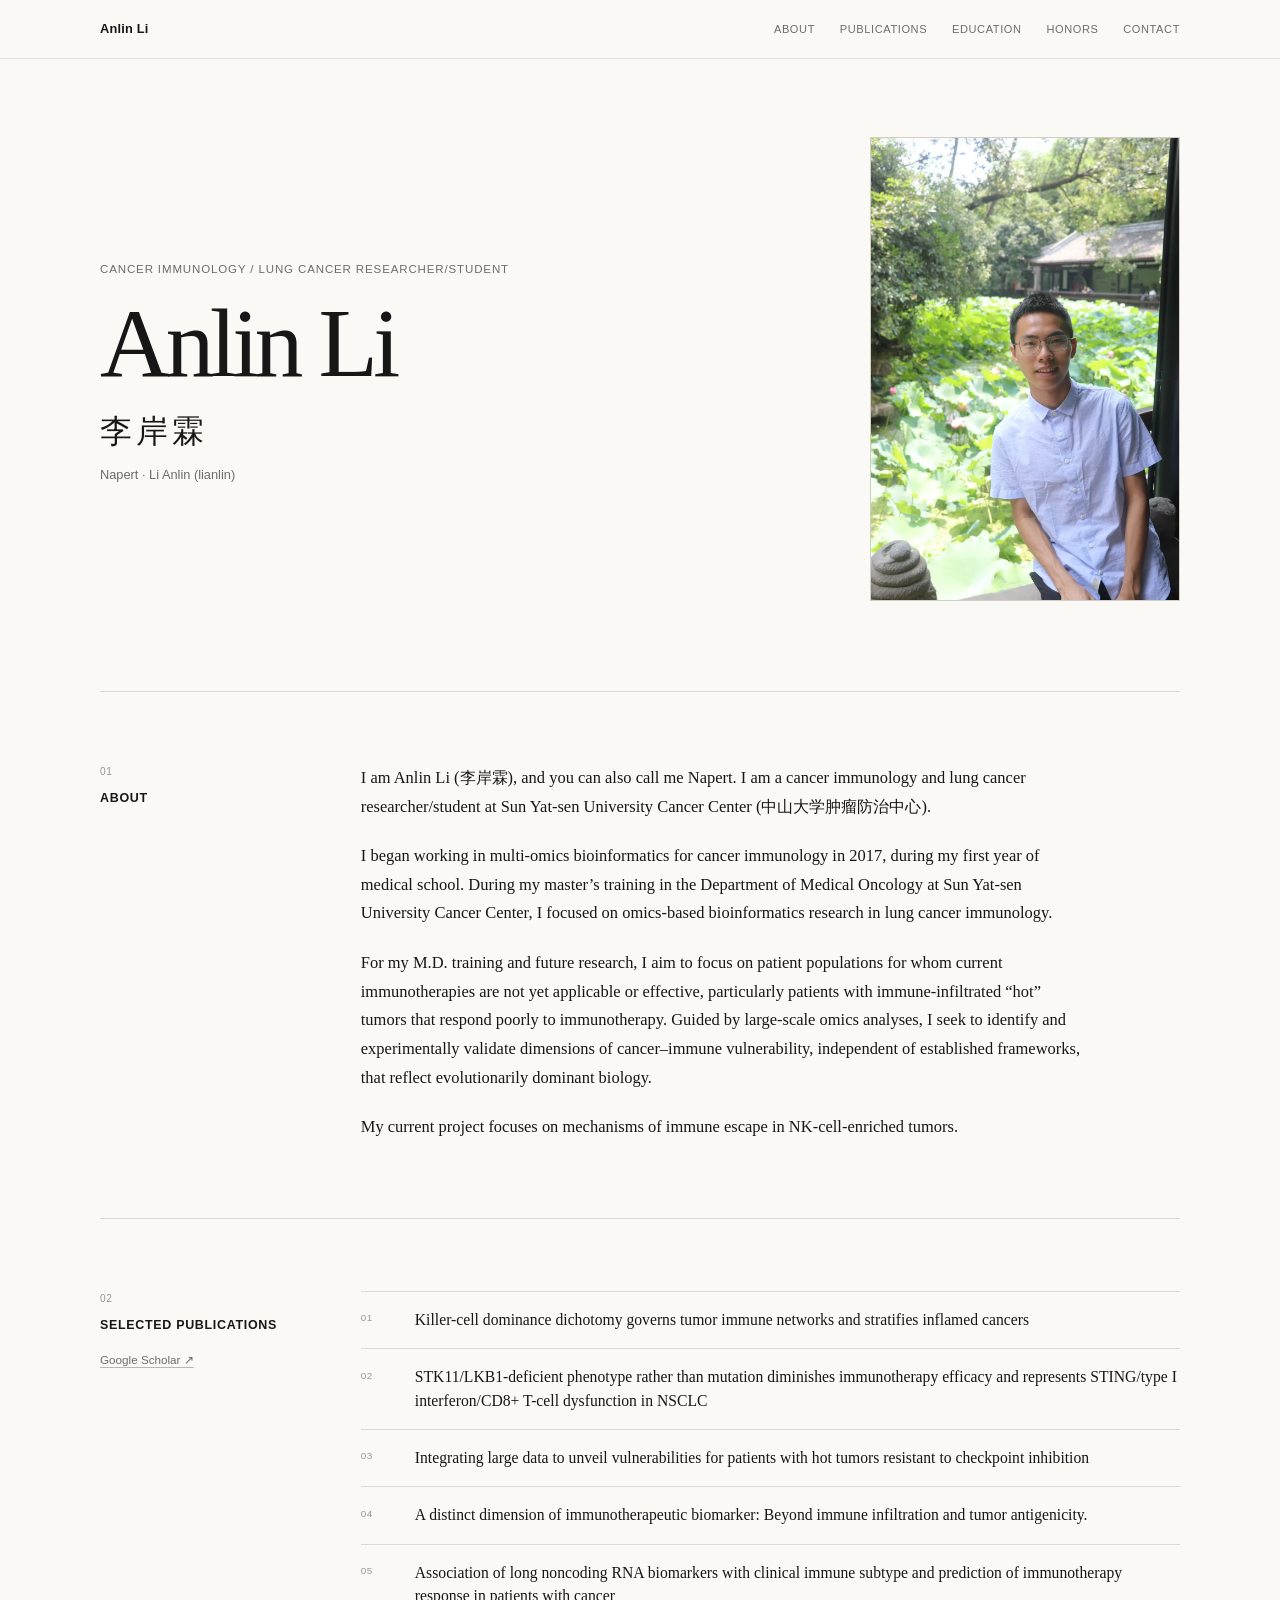
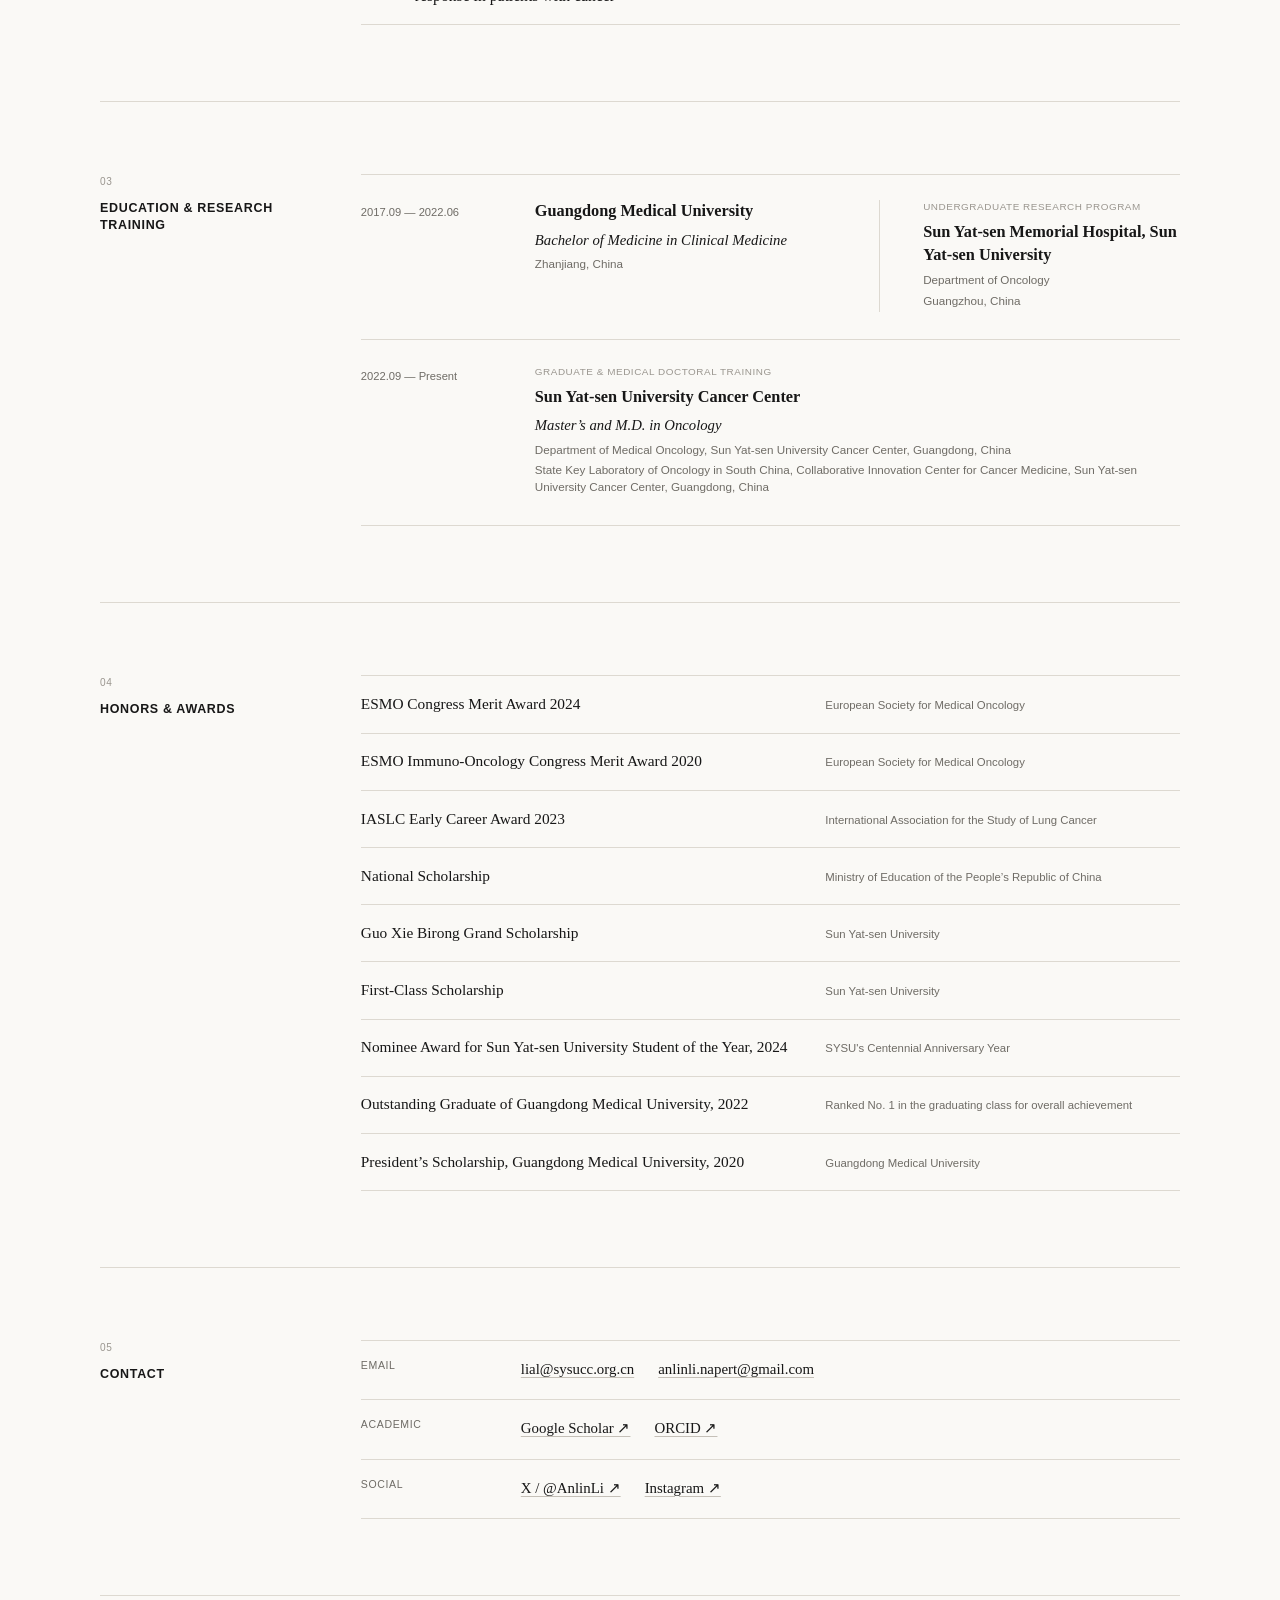
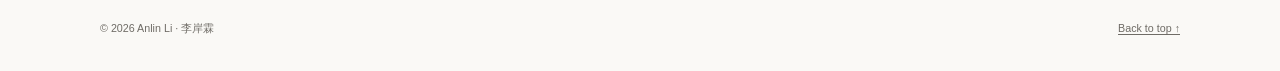
<file: index.html>
<!doctype html>
<html lang="en">
<head>
  <meta charset="utf-8" />
  <meta name="viewport" content="width=device-width, initial-scale=1" />
  <meta name="theme-color" content="#faf9f6" />
  <meta name="description" content="Anlin Li (李岸霖), also known as Napert or Li Anlin (lianlin), is a cancer immunology and lung cancer researcher/student at Sun Yat-sen University Cancer Center." />
  <meta name="author" content="Anlin Li (李岸霖)" />
  <meta name="robots" content="index, follow, max-image-preview:large" />
  <link rel="canonical" href="https://nptl1201.github.io/" />

  <meta property="og:title" content="Anlin Li (Napert) · 李岸霖 | Cancer Immunology" />
  <meta property="og:description" content="Anlin Li (李岸霖), also known as Napert or Li Anlin (lianlin), is a cancer immunology and lung cancer researcher/student at Sun Yat-sen University Cancer Center." />
  <meta property="og:type" content="profile" />
  <meta property="og:url" content="https://nptl1201.github.io/" />
  <meta property="og:image" content="https://nptl1201.github.io/assets/anlin-li.jpg" />
  <meta property="og:image:type" content="image/jpeg" />
  <meta property="og:image:width" content="1120" />
  <meta property="og:image:height" content="1680" />
  <meta property="og:image:alt" content="Portrait of Anlin Li (李岸霖)" />
  <meta property="og:site_name" content="Anlin Li（李岸霖）" />
  <meta name="twitter:card" content="summary_large_image" />
  <meta name="twitter:title" content="Anlin Li (Napert) · 李岸霖 | Cancer Immunology" />
  <meta name="twitter:description" content="Anlin Li (李岸霖), also known as Napert or Li Anlin (lianlin), is a cancer immunology and lung cancer researcher/student at Sun Yat-sen University Cancer Center." />
  <meta name="twitter:image" content="https://nptl1201.github.io/assets/anlin-li.jpg" />
  <meta name="twitter:image:alt" content="Portrait of Anlin Li (李岸霖)" />

  <title>Anlin Li (Napert) · 李岸霖 | Cancer Immunology</title>
  <link rel="icon" href="assets/favicon.svg" type="image/svg+xml" />
  <link rel="stylesheet" href="style.css" />
  <script type="application/ld+json">
{
  "@context": "https://schema.org",
  "@type": "WebSite",
  "@id": "https://nptl1201.github.io/#website",
  "name": "Anlin Li（李岸霖）",
  "alternateName": [
    "Anlin Li",
    "Napert",
    "Li Anlin",
    "lianlin",
    "Anlin Napert Li",
    "Anlin (Napert) Li",
    "李岸霖",
    "nptl1201.github.io"
  ],
  "url": "https://nptl1201.github.io/"
}
  </script>
  <script type="application/ld+json">
{
  "@context": "https://schema.org",
  "@type": "ProfilePage",
  "@id": "https://nptl1201.github.io/#profile",
  "name": "Anlin Li (Napert) · 李岸霖 | Cancer Immunology",
  "dateModified": "2026-10-04T23:39:00+08:00",
  "url": "https://nptl1201.github.io/",
  "isPartOf": {
    "@id": "https://nptl1201.github.io/#website"
  },
  "primaryImageOfPage": {
    "@type": "ImageObject",
    "url": "https://nptl1201.github.io/assets/anlin-li.jpg",
    "contentUrl": "https://nptl1201.github.io/assets/anlin-li.jpg",
    "width": 1120,
    "height": 1680,
    "caption": "Anlin Li (李岸霖)"
  },
  "mainEntity": {
    "@type": "Person",
    "@id": "https://nptl1201.github.io/#person",
    "name": "Anlin Li",
    "givenName": "Anlin",
    "familyName": "Li",
    "alternateName": [
      "Napert",
      "Li Anlin",
      "lianlin",
      "Anlin Napert Li",
      "Anlin (Napert) Li",
      "Napert Li",
      "李岸霖"
    ],
    "url": "https://nptl1201.github.io/",
    "image": "https://nptl1201.github.io/assets/anlin-li.jpg",
    "jobTitle": "Cancer Immunology / Lung Cancer Researcher/Student",
    "description": "Anlin Li (李岸霖), also known as Napert or Li Anlin (lianlin), is a cancer immunology and lung cancer researcher/student at Sun Yat-sen University Cancer Center (中山大学肿瘤防治中心).",
    "affiliation": {
      "@type": "Organization",
      "name": "Sun Yat-sen University Cancer Center",
      "alternateName": "中山大学肿瘤防治中心"
    },
    "sameAs": [
      "https://github.com/NPTL1201",
      "https://scholar.google.com.hk/citations?hl=en&user=26RevScAAAAJ&view_op=list_works&sortby=pubdate",
      "https://orcid.org/0000-0002-2717-7768",
      "https://x.com/AnlinLi",
      "https://www.instagram.com/anlin_napert_li/"
    ]
  }
}
  </script>
</head>
<body>
  <a class="skip-link" href="#main">Skip to content</a>

  <header class="site-header" id="top">
    <div class="header-inner">
      <a class="site-name" href="#top" aria-label="Anlin Li home">Anlin Li</a>
      <button class="nav-toggle" type="button" aria-expanded="false" aria-controls="site-nav">Menu</button>
      <nav class="site-nav" id="site-nav" aria-label="Primary navigation">
        <a href="#about">About</a>
        <a href="#publications">Publications</a>
        <a href="#education">Education</a>
        <a href="#honors">Honors</a>
        <a href="#contact">Contact</a>
      </nav>
    </div>
  </header>

  <main id="main">
    <section class="hero page-width" aria-labelledby="hero-title">
      <div class="hero-copy">
        <p class="role">Cancer Immunology / Lung Cancer Researcher/Student</p>
        <h1 id="hero-title">Anlin Li</h1>
        <p class="chinese-name" lang="zh-Hans">李岸霖</p>
        <p class="name-variants">Napert · Li Anlin (lianlin)</p>
      </div>

      <figure class="portrait">
        <picture>
          <source srcset="assets/anlin-li.webp" type="image/webp" />
          <img src="assets/anlin-li.jpg" alt="Portrait of Anlin Li (李岸霖)" width="1120" height="1680" />
        </picture>
      </figure>
    </section>

    <section class="content-section page-width" id="about" aria-labelledby="about-title">
      <header class="section-title">
        <p>01</p>
        <h2 id="about-title">About</h2>
      </header>
      <div class="section-content biography">
        <p>I am Anlin Li (<span lang="zh-Hans">李岸霖</span>), and you can also call me Napert. I am a cancer immunology and lung cancer researcher/student at Sun Yat-sen University Cancer Center (<span lang="zh-Hans">中山大学肿瘤防治中心</span>).</p>
        <p>I began working in multi-omics bioinformatics for cancer immunology in 2017, during my first year of medical school. During my master’s training in the Department of Medical Oncology at Sun Yat-sen University Cancer Center, I focused on omics-based bioinformatics research in lung cancer immunology.</p>
        <p>For my M.D. training and future research, I aim to focus on patient populations for whom current immunotherapies are not yet applicable or effective, particularly patients with immune-infiltrated “hot” tumors that respond poorly to immunotherapy. Guided by large-scale omics analyses, I seek to identify and experimentally validate dimensions of cancer–immune vulnerability, independent of established frameworks, that reflect evolutionarily dominant biology.</p>
        <p>My current project focuses on mechanisms of immune escape in NK-cell-enriched tumors.</p>
      </div>
    </section>

    <section class="content-section page-width" id="publications" aria-labelledby="publications-title">
      <header class="section-title section-title-with-link">
        <div>
          <p>02</p>
          <h2 id="publications-title">Selected publications</h2>
        </div>
        <a class="small-link" href="https://scholar.google.com.hk/citations?hl=en&user=26RevScAAAAJ&view_op=list_works&sortby=pubdate" target="_blank" rel="noreferrer">Google Scholar ↗</a>
      </header>
      <ol class="publication-list section-content">
        <li><span>Killer-cell dominance dichotomy governs tumor immune networks and stratifies inflamed cancers</span></li>
        <li><span>STK11/LKB1-deficient phenotype rather than mutation diminishes immunotherapy efficacy and represents STING/type I interferon/CD8+ T-cell dysfunction in NSCLC</span></li>
        <li><span>Integrating large data to unveil vulnerabilities for patients with hot tumors resistant to checkpoint inhibition</span></li>
        <li><span>A distinct dimension of immunotherapeutic biomarker: Beyond immune infiltration and tumor antigenicity.</span></li>
        <li><span>Association of long noncoding RNA biomarkers with clinical immune subtype and prediction of immunotherapy response in patients with cancer</span></li>
      </ol>
    </section>

    <section class="content-section page-width" id="education" aria-labelledby="education-title">
      <header class="section-title">
        <p>03</p>
        <h2 id="education-title">Education &amp; research training</h2>
      </header>
      <div class="education-list section-content">
        <article class="education-period">
          <div class="period-date">2017.09 — 2022.06</div>
          <div class="parallel-training">
            <div class="training-block">
              <h3>Guangdong Medical University</h3>
              <p class="training-type">Bachelor of Medicine in Clinical Medicine</p>
              <p class="place">Zhanjiang, China</p>
            </div>
            <div class="training-block">
              <p class="training-label">Undergraduate Research Program</p>
              <h3>Sun Yat-sen Memorial Hospital, Sun Yat-sen University</h3>
              <p class="institution-detail">Department of Oncology</p>
              <p class="place">Guangzhou, China</p>
            </div>
          </div>
        </article>

        <article class="education-period">
          <div class="period-date">2022.09 — Present</div>
          <div class="training-block full-width">
            <p class="training-label">Graduate &amp; Medical Doctoral Training</p>
            <h3>Sun Yat-sen University Cancer Center</h3>
            <p class="training-type">Master’s and M.D. in Oncology</p>
            <p class="institution-detail">Department of Medical Oncology, Sun Yat-sen University Cancer Center, Guangdong, China</p>
            <p class="institution-detail">State Key Laboratory of Oncology in South China, Collaborative Innovation Center for Cancer Medicine, Sun Yat-sen University Cancer Center, Guangdong, China</p>
          </div>
        </article>
      </div>
    </section>

    <section class="content-section page-width" id="honors" aria-labelledby="honors-title">
      <header class="section-title">
        <p>04</p>
        <h2 id="honors-title">Honors &amp; awards</h2>
      </header>
      <ul class="honors-list section-content">
        <li><strong>ESMO Congress Merit Award 2024</strong><span>European Society for Medical Oncology</span></li>
        <li><strong>ESMO Immuno-Oncology Congress Merit Award 2020</strong><span>European Society for Medical Oncology</span></li>
        <li><strong>IASLC Early Career Award 2023</strong><span>International Association for the Study of Lung Cancer</span></li>
        <li><strong>National Scholarship</strong><span>Ministry of Education of the People’s Republic of China</span></li>
        <li><strong>Guo Xie Birong Grand Scholarship</strong><span>Sun Yat-sen University</span></li>
        <li><strong>First-Class Scholarship</strong><span>Sun Yat-sen University</span></li>
        <li><strong>Nominee Award for Sun Yat-sen University Student of the Year, 2024</strong><span>SYSU's Centennial Anniversary Year</span></li>
        <li><strong>Outstanding Graduate of Guangdong Medical University, 2022</strong><span>Ranked No. 1 in the graduating class for overall achievement</span></li>
        <li><strong>President’s Scholarship, Guangdong Medical University, 2020</strong><span>Guangdong Medical University</span></li>
      </ul>
    </section>

    <section class="content-section page-width" id="contact" aria-labelledby="contact-title">
      <header class="section-title">
        <p>05</p>
        <h2 id="contact-title">Contact</h2>
      </header>
      <div class="contact-list section-content">
        <div class="contact-row">
          <span>Email</span>
          <div>
            <a href="mailto:lial@sysucc.org.cn">lial@sysucc.org.cn</a>
            <a href="mailto:anlinli.napert@gmail.com">anlinli.napert@gmail.com</a>
          </div>
        </div>
        <div class="contact-row">
          <span>Academic</span>
          <div>
            <a href="https://scholar.google.com.hk/citations?hl=en&user=26RevScAAAAJ&view_op=list_works&sortby=pubdate" target="_blank" rel="noreferrer">Google Scholar ↗</a>
            <a href="https://orcid.org/0000-0002-2717-7768" target="_blank" rel="noreferrer">ORCID ↗</a>
          </div>
        </div>
        <div class="contact-row">
          <span>Social</span>
          <div>
            <a href="https://x.com/AnlinLi" target="_blank" rel="noreferrer">X / @AnlinLi ↗</a>
            <a href="https://www.instagram.com/anlin_napert_li/" target="_blank" rel="noreferrer">Instagram ↗</a>
          </div>
        </div>
      </div>
    </section>
  </main>

  <footer class="site-footer page-width">
    <p>© 2026 Anlin Li · <span lang="zh-Hans">李岸霖</span></p>
    <a href="#top">Back to top ↑</a>
  </footer>

  <script src="script.js"></script>
</body>
</html>
</file>
<file: style.css>
:root {
  --bg: #faf9f6;
  --ink: #171717;
  --muted: #6f6c66;
  --soft: #9a968f;
  --line: #ddd9d1;
  --accent: #6b4039;
  --max: 1080px;
  --serif: "Iowan Old Style", "Palatino Linotype", Palatino, Georgia, "Times New Roman", serif;
  --sans: -apple-system, BlinkMacSystemFont, "Segoe UI", Helvetica, Arial, sans-serif;
}

* { box-sizing: border-box; }
html { scroll-behavior: smooth; }
body {
  margin: 0;
  background: var(--bg);
  color: var(--ink);
  font-family: var(--serif);
  font-size: 17px;
  line-height: 1.68;
  text-rendering: optimizeLegibility;
  -webkit-font-smoothing: antialiased;
}

::selection { background: #e7dfd8; color: var(--ink); }
a { color: inherit; }
img { display: block; max-width: 100%; }

.skip-link {
  position: absolute;
  left: -9999px;
  top: 0;
  z-index: 100;
  background: var(--ink);
  color: var(--bg);
  padding: .6rem .9rem;
  font-family: var(--sans);
  font-size: .78rem;
}
.skip-link:focus { left: 0; }

.page-width {
  width: min(calc(100% - 64px), var(--max));
  margin-inline: auto;
}

.site-header {
  position: sticky;
  top: 0;
  z-index: 50;
  background: rgba(250, 249, 246, .96);
  border-bottom: 1px solid rgba(221, 217, 209, .78);
  backdrop-filter: blur(9px);
}
.header-inner {
  width: min(calc(100% - 64px), var(--max));
  min-height: 58px;
  margin-inline: auto;
  display: flex;
  align-items: center;
  justify-content: space-between;
  gap: 2rem;
}
.site-name {
  font-family: var(--sans);
  font-size: .8rem;
  font-weight: 600;
  letter-spacing: .015em;
  text-decoration: none;
}
.site-nav {
  display: flex;
  align-items: center;
  gap: 1.55rem;
}
.site-nav a,
.nav-toggle {
  font-family: var(--sans);
  font-size: .69rem;
  letter-spacing: .055em;
  text-transform: uppercase;
}
.site-nav a {
  color: var(--muted);
  text-decoration: none;
}
.site-nav a:hover,
.site-nav a:focus-visible { color: var(--ink); }
.nav-toggle {
  display: none;
  border: 0;
  background: transparent;
  color: var(--ink);
  padding: .4rem 0;
}

.hero {
  min-height: 620px;
  padding-block: 78px 90px;
  display: grid;
  grid-template-columns: minmax(0, 1fr) 310px;
  align-items: center;
  gap: clamp(4rem, 9vw, 7.5rem);
}
.hero-copy { padding-top: 8px; }
.role {
  margin: 0 0 1.15rem;
  font-family: var(--sans);
  font-size: .72rem;
  font-weight: 500;
  letter-spacing: .075em;
  text-transform: uppercase;
  color: var(--muted);
}
.hero h1 {
  margin: 0;
  max-width: 650px;
  font-size: clamp(4.1rem, 7.6vw, 6.35rem);
  line-height: .94;
  font-weight: 500;
  letter-spacing: -.047em;
}
.hero h1 span {
  display: inline-block;
  margin-inline: .05em .015em;
  color: var(--accent);
  font-size: .48em;
  font-style: italic;
  font-weight: 400;
  letter-spacing: -.025em;
  vertical-align: .17em;
}
.chinese-name {
  margin: 1.25rem 0 0;
  font-size: clamp(1.6rem, 3vw, 2rem);
  line-height: 1.4;
  font-weight: 400;
  letter-spacing: .12em;
}
.name-variants {
  margin: .65rem 0 0;
  font-family: var(--sans);
  font-size: .8rem;
  color: var(--muted);
}
.small-link {
  font-family: var(--sans);
  font-size: .73rem;
  color: var(--muted);
  text-underline-offset: .24em;
  text-decoration-thickness: 1px;
  text-decoration-color: #bcb7ae;
}
.small-link:hover { color: var(--ink); }

.portrait {
  margin: 0;
  justify-self: end;
  width: 310px;
}
.portrait img {
  width: 100%;
  height: auto;
  object-fit: contain;
  border: 1px solid #d3cec5;
}

.content-section {
  display: grid;
  grid-template-columns: 184px minmax(0, 1fr);
  column-gap: clamp(2.75rem, 6vw, 5.5rem);
  padding-block: 72px 76px;
  border-top: 1px solid var(--line);
}
.section-title { align-self: start; }
.section-title p {
  margin: 0 0 .55rem;
  font-family: var(--sans);
  font-size: .63rem;
  letter-spacing: .075em;
  color: var(--soft);
}
.section-title h2 {
  margin: 0;
  font-family: var(--sans);
  font-size: .78rem;
  line-height: 1.35;
  font-weight: 600;
  letter-spacing: .055em;
  text-transform: uppercase;
}
.section-title-with-link {
  display: flex;
  flex-direction: column;
  gap: 1.05rem;
}
.small-link { width: fit-content; }
.section-content { min-width: 0; }

.biography {
  max-width: 730px;
  font-size: 1.03rem;
  line-height: 1.74;
}
.biography p { margin: 0 0 1.3rem; }
.biography p:last-child { margin-bottom: 0; }

.publication-list {
  list-style: none;
  counter-reset: publications;
  margin: 0;
  padding: 0;
  border-top: 1px solid var(--line);
}
.publication-list li {
  counter-increment: publications;
  display: grid;
  grid-template-columns: 38px 1fr;
  gap: 1rem;
  padding: 1rem 0 1.05rem;
  border-bottom: 1px solid var(--line);
}
.publication-list li::before {
  content: counter(publications, decimal-leading-zero);
  padding-top: .15rem;
  font-family: var(--sans);
  font-size: .62rem;
  color: var(--soft);
  letter-spacing: .035em;
}
.publication-list span {
  max-width: 770px;
  font-size: .98rem;
  line-height: 1.5;
}

.education-list { border-top: 1px solid var(--line); }
.education-period {
  display: grid;
  grid-template-columns: 138px 1fr;
  gap: 2.25rem;
  padding: 1.55rem 0 1.7rem;
  border-bottom: 1px solid var(--line);
}
.period-date {
  padding-top: .16rem;
  font-family: var(--sans);
  font-size: .7rem;
  color: var(--muted);
  white-space: nowrap;
}
.parallel-training {
  display: grid;
  grid-template-columns: repeat(2, minmax(0, 1fr));
  gap: 2.7rem;
}
.training-block + .training-block {
  border-left: 1px solid var(--line);
  padding-left: 2.7rem;
}
.training-label {
  margin: 0 0 .48rem !important;
  font-family: var(--sans);
  font-size: .62rem !important;
  line-height: 1.35;
  letter-spacing: .055em;
  text-transform: uppercase;
  color: var(--soft);
}
.training-block h3 {
  margin: 0 0 .32rem;
  font-size: 1.02rem;
  line-height: 1.38;
  font-weight: 600;
}
.training-block p { margin: .16rem 0; }
.training-type {
  font-size: .92rem;
  font-style: italic;
}
.institution-detail,
.place {
  font-family: var(--sans);
  font-size: .73rem;
  line-height: 1.5;
  color: var(--muted);
}
.full-width + .full-width { border-left: 0; padding-left: 0; }

.honors-list {
  list-style: none;
  margin: 0;
  padding: 0;
  border-top: 1px solid var(--line);
}
.honors-list li {
  display: grid;
  grid-template-columns: minmax(0, 1fr) minmax(240px, .82fr);
  gap: 2rem;
  align-items: baseline;
  padding: .92rem 0 .98rem;
  border-bottom: 1px solid var(--line);
}
.honors-list strong {
  font-size: .96rem;
  font-weight: 500;
}
.honors-list span {
  font-family: var(--sans);
  font-size: .71rem;
  line-height: 1.5;
  color: var(--muted);
}

.contact-list { border-top: 1px solid var(--line); }
.contact-row {
  display: grid;
  grid-template-columns: 128px 1fr;
  gap: 2rem;
  padding: 1rem 0 1.08rem;
  border-bottom: 1px solid var(--line);
}
.contact-row > span {
  font-family: var(--sans);
  font-size: .66rem;
  letter-spacing: .06em;
  text-transform: uppercase;
  color: var(--muted);
}
.contact-row div {
  display: flex;
  flex-wrap: wrap;
  gap: .3rem 1.5rem;
}
.contact-row a {
  font-size: .93rem;
  text-underline-offset: .2em;
  text-decoration-thickness: 1px;
  text-decoration-color: #c5c0b8;
}
.contact-row a:hover { color: var(--accent); }

.site-footer {
  padding-block: 23px 34px;
  border-top: 1px solid var(--line);
  display: flex;
  align-items: baseline;
  justify-content: space-between;
  gap: 1rem;
  font-family: var(--sans);
  font-size: .67rem;
  color: var(--muted);
}
.site-footer p { margin: 0; }
.site-footer a { color: inherit; text-underline-offset: .2em; }

@media (max-width: 900px) {
  .hero {
    grid-template-columns: minmax(0, 1fr) 270px;
    gap: 3.2rem;
    min-height: 570px;
  }
  .portrait { width: 270px; }
  .content-section { grid-template-columns: 150px minmax(0, 1fr); }
  .education-period { grid-template-columns: 120px 1fr; gap: 1.75rem; }
  .parallel-training { gap: 1.7rem; }
  .training-block + .training-block { padding-left: 1.7rem; }
}

@media (max-width: 720px) {
  .page-width,
  .header-inner { width: min(calc(100% - 36px), var(--max)); }
  .site-header { position: relative; backdrop-filter: none; }
  .header-inner { min-height: 58px; flex-wrap: wrap; }
  .nav-toggle { display: block; cursor: pointer; }
  .site-nav {
    display: none;
    width: 100%;
    flex-direction: column;
    align-items: flex-start;
    gap: 0;
    padding: .15rem 0 .7rem;
  }
  .site-nav.open { display: flex; }
  .site-nav a { width: 100%; padding: .45rem 0; }

  .hero {
    min-height: auto;
    grid-template-columns: 1fr;
    padding-block: 50px 58px;
    gap: 2.45rem;
  }
  .hero h1 { font-size: clamp(3.55rem, 18vw, 5.45rem); }
  .portrait { justify-self: start; width: min(78vw, 330px); }

  .content-section {
    grid-template-columns: 1fr;
    gap: 1.65rem;
    padding-block: 52px 56px;
  }
  .section-title-with-link { gap: .8rem; }
  .publication-list li { grid-template-columns: 32px 1fr; }

  .education-period { grid-template-columns: 1fr; gap: .75rem; }
  .parallel-training { grid-template-columns: 1fr; gap: 1.35rem; }
  .training-block + .training-block {
    border-left: 0;
    border-top: 1px solid var(--line);
    padding-left: 0;
    padding-top: 1.35rem;
  }

  .honors-list li { grid-template-columns: 1fr; gap: .18rem; }
  .contact-row { grid-template-columns: 1fr; gap: .42rem; }
  .contact-row div { flex-direction: column; gap: .2rem; align-items: flex-start; }
  .site-footer { padding-block: 20px 28px; }
}

@media (prefers-reduced-motion: reduce) {
  html { scroll-behavior: auto; }
}

@media print {
  .site-header, .nav-toggle, .hero-links, .site-footer a { display: none !important; }
  body { background: white; color: black; font-size: 11pt; }
  .page-width { width: 100%; max-width: none; }
  .hero { min-height: 0; padding: 20pt 0; }
  .content-section { padding: 18pt 0; }
}
</file>
